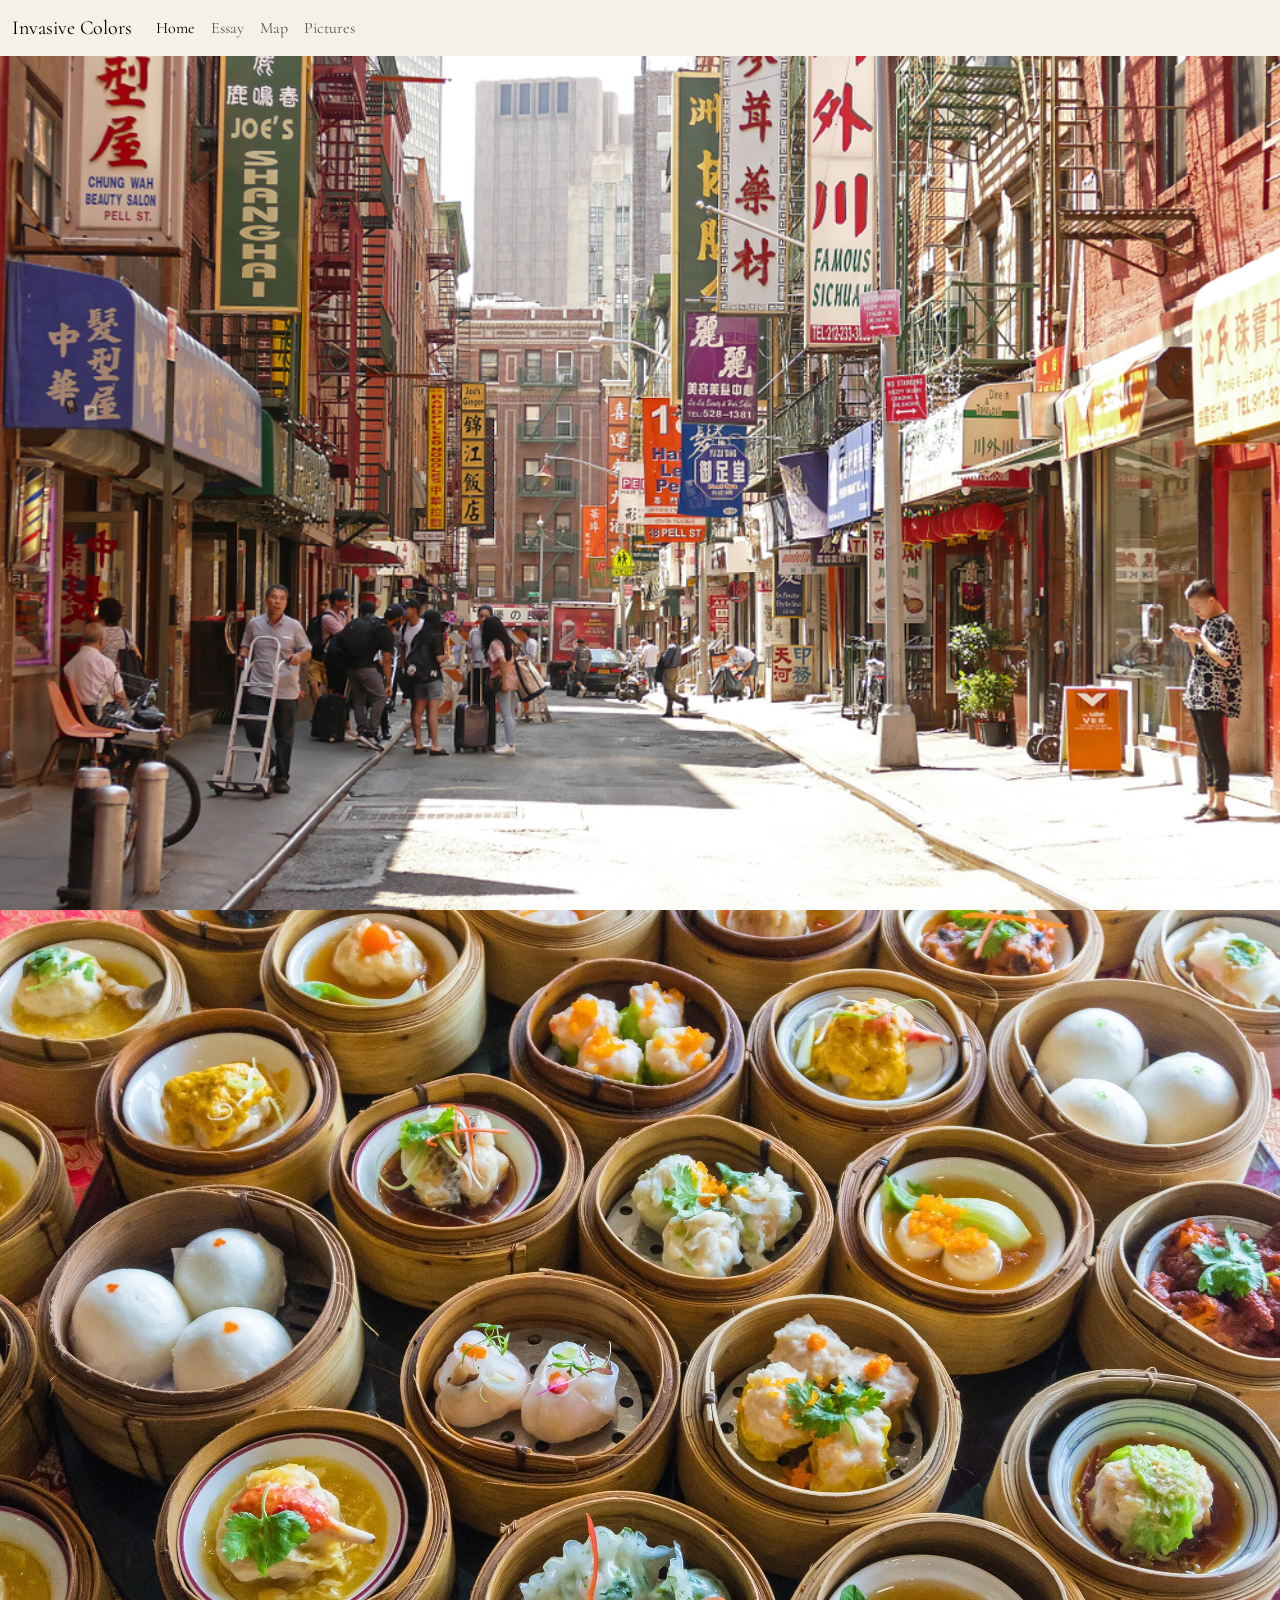
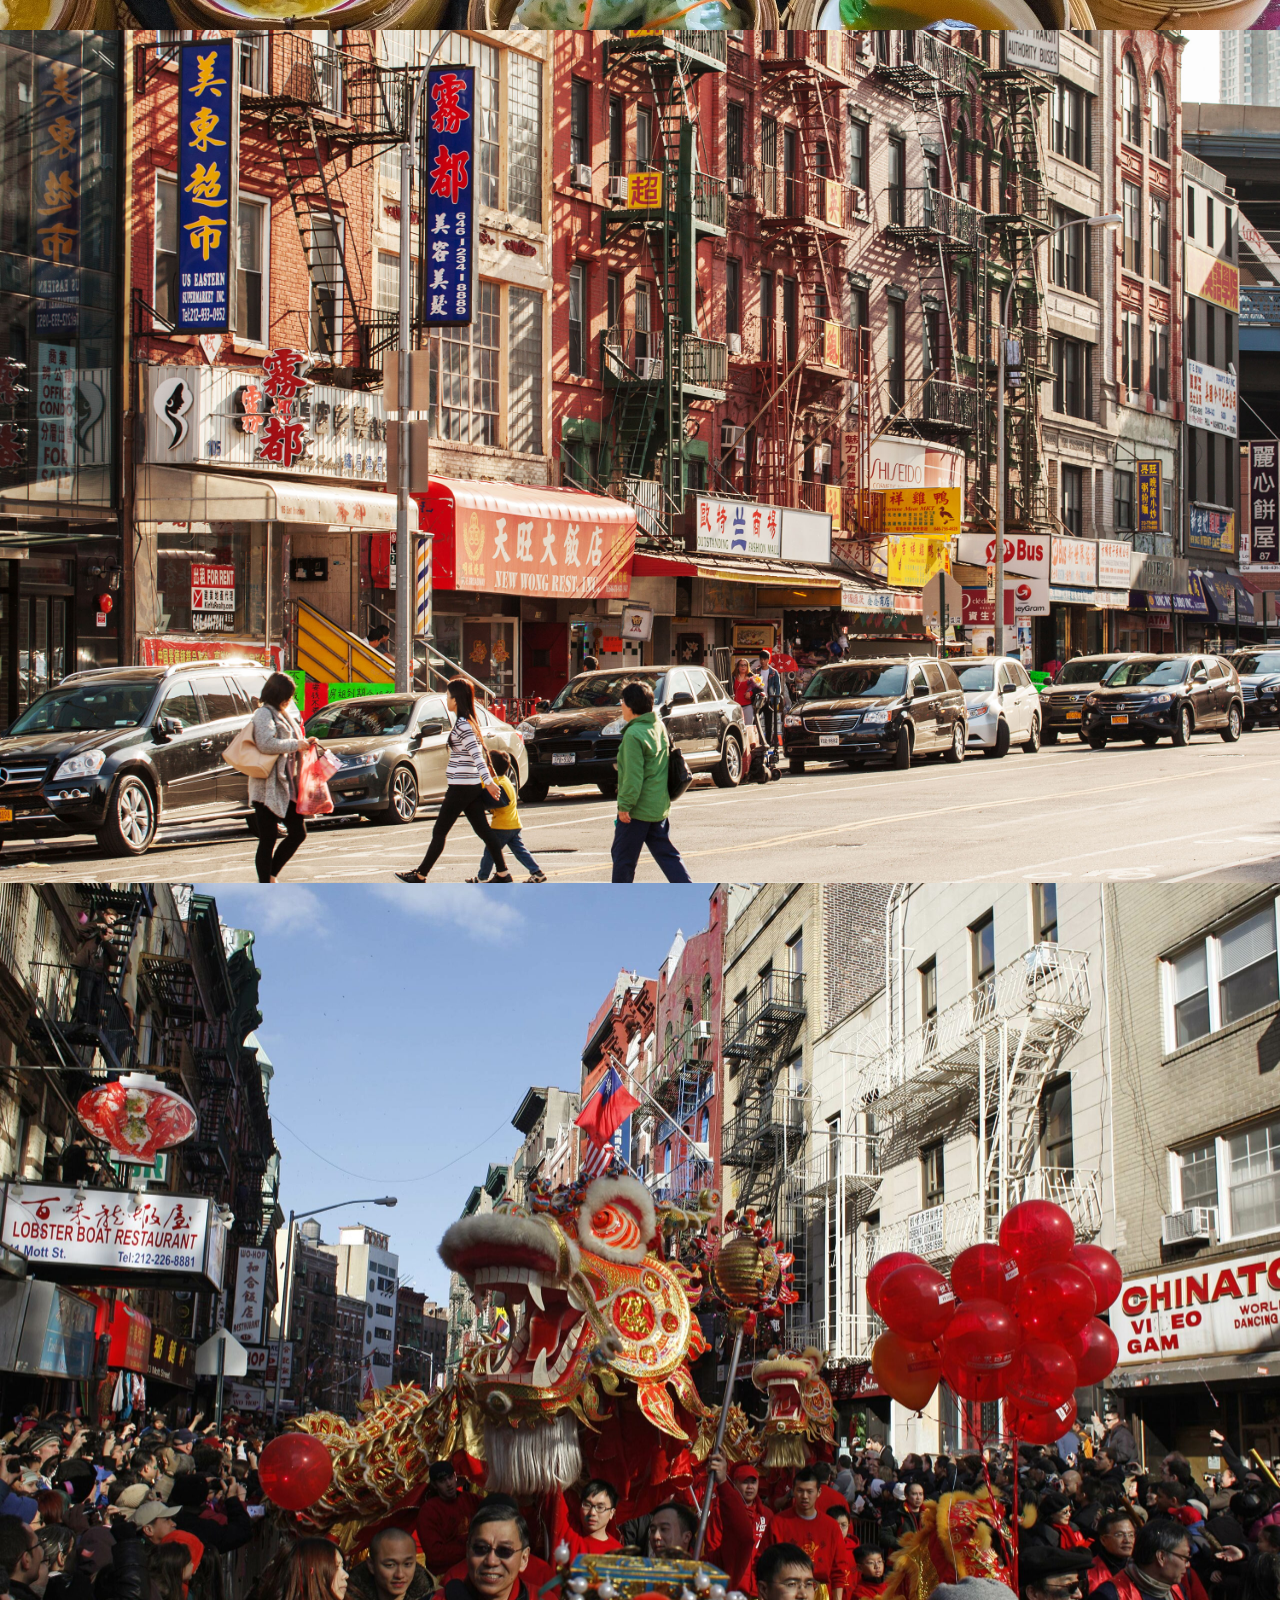
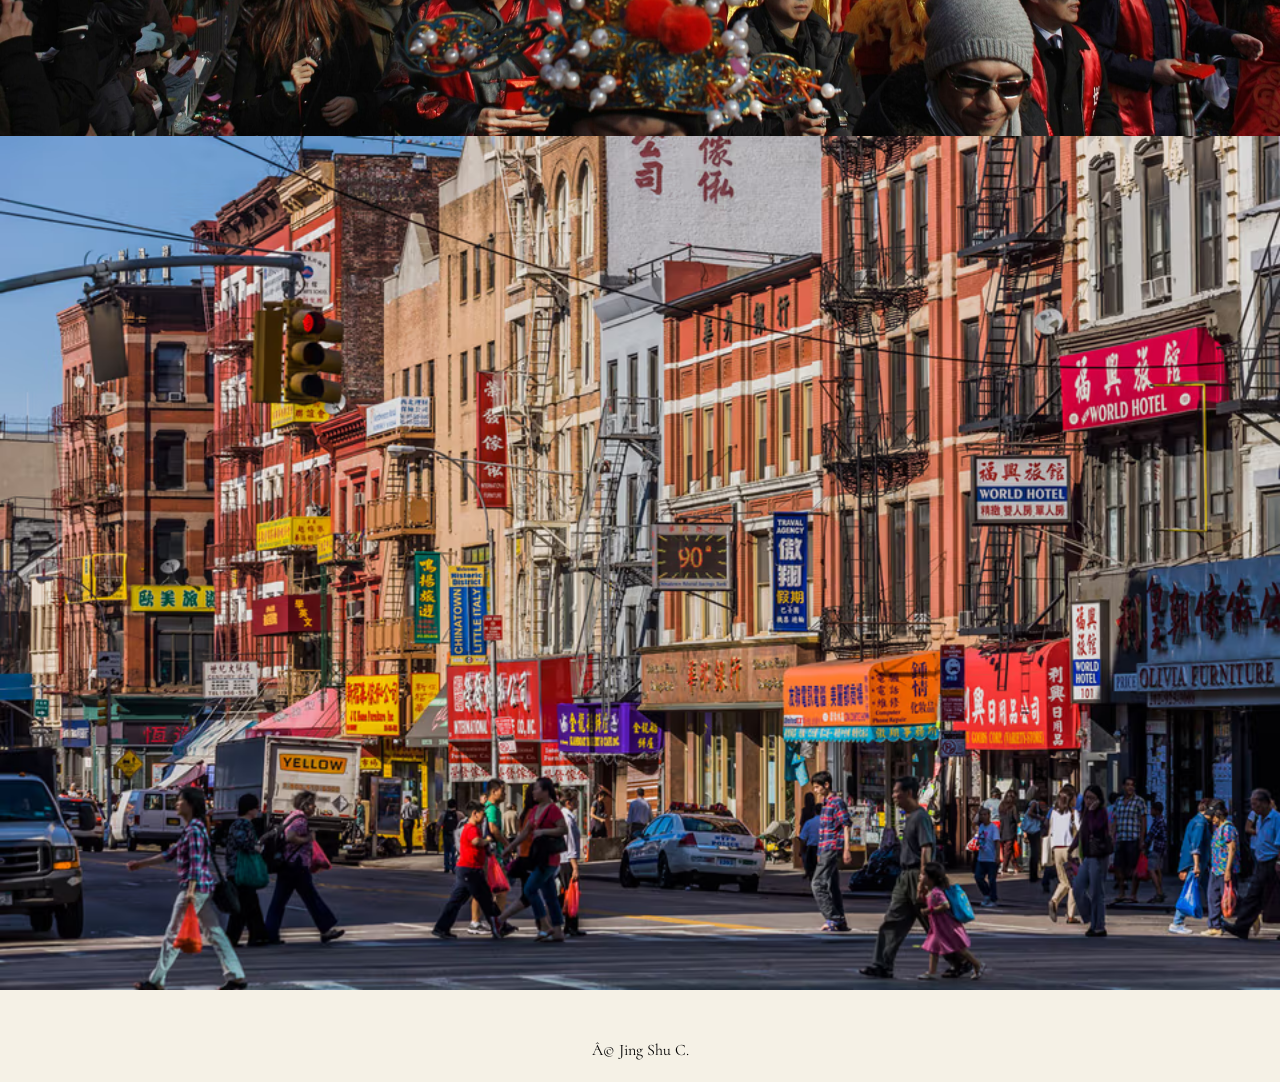
<file: homepage/pictures.html>
<!DOCTYPE html>

<html lang="en">

    <head>
        <title>Invasive Colors</title>

        <link href="https://cdn.jsdelivr.net/npm/bootstrap@5.2.3/dist/css/bootstrap.min.css" rel="stylesheet" integrity="sha384-rbsA2VBKQhggwzxH7pPCaAqO46MgnOM80zW1RWuH61DGLwZJEdK2Kadq2F9CUG65" crossorigin="anonymous">
        <script src="https://cdn.jsdelivr.net/npm/bootstrap@5.2.3/dist/js/bootstrap.bundle.min.js" integrity="sha384-kenU1KFdBIe4zVF0s0G1M5b4hcpxyD9F7jL+jjXkk+Q2h455rYXK/7HAuoJl+0I4" crossorigin="anonymous"></script>

        <link href="styles.css" rel="stylesheet">

        <link rel="preconnect" href="https://fonts.googleapis.com">
        <link rel="preconnect" href="https://fonts.gstatic.com" crossorigin>
        <link href="https://fonts.googleapis.com/css2?family=Cormorant:ital,wght@0,300..700;1,300..700&display=swap" rel="stylesheet">
    </head>

    <body id="home">
        <!-- Navbar -->
        <nav class="navbar navbar-expand-lg">
            <div class="container-fluid">
                <a class="navbar-brand" href="#">Invasive Colors</a>

                <button class="navbar-toggler" type="button" data-bs-toggle="collapse" data-bs-target="#navbarNavAltMarkup" aria-controls="navbarNavAltMarkup" aria-expanded="false" aria-label="Toggle navigation">
                    <span class="navbar-toggler-icon"></span>
                </button>

                <div class="collapse navbar-collapse" id="navbarNavAltMarkup">
                    <div class="navbar-nav">
                        <a class="nav-link active" aria-current="page" href="index.html">Home</a>
                        <a class="nav-link" href="essay.html">Essay</a>
                        <a class="nav-link" href="map.html">Map</a>
                        <a class="nav-link" href="pictures.html">Pictures</a>
                    </div>
                </div>
            </div>
        </nav>

        <!-- Pictures -->
        <img src="bowery.jpg" alt="Bowery Street" class="image">
        <img src="dimsum.webp" alt="Dim Sum" class="image">
        <img src="east broadway.jpeg" alt="East Broadway" class="image">
        <img src="LNY.jpeg" alt="Lunar New Year" class="image">
        <img src="grandst.avif" alt="Grand St" class="image">
    </body>

    <!-- Footer -->
    <footer class="text-center text-black mt-5">© Jing Shu C.</footer>

</html>
</file>
<file: homepage/styles.css>
body {
    font-family: "Cormorant", serif;
    margin: 0;
    text-align: center;
    background-color: #f5f1e6;
}

/* Navbar */
.navbar {
    background-color: #f5f1e6;
}

/* Banner Picture */
.top-banner {
    background-image: url("chinatown.png");
    background-position: center;
    background-size: cover;
    height: 500px;
    width: 100%;
    margin: 0;
}

/* Title */
.title {
    text-align: center;
    font-size: 60px;
    margin-top: 40px;
    margin-bottom: 20px;
    color: #111;
}

/* Text */
.text {
    font-size: 20px;
    color: #333;
    margin: 10px 80px 10px 80px;
    text-align: center;

}

/* Footer */
footer {
    color: #555;
    text-align: center;
    margin-top: 50px;
    margin-bottom: 20px;
}

/* Images */
.image {
    width: 100%;
    height: auto;
}
</file>
